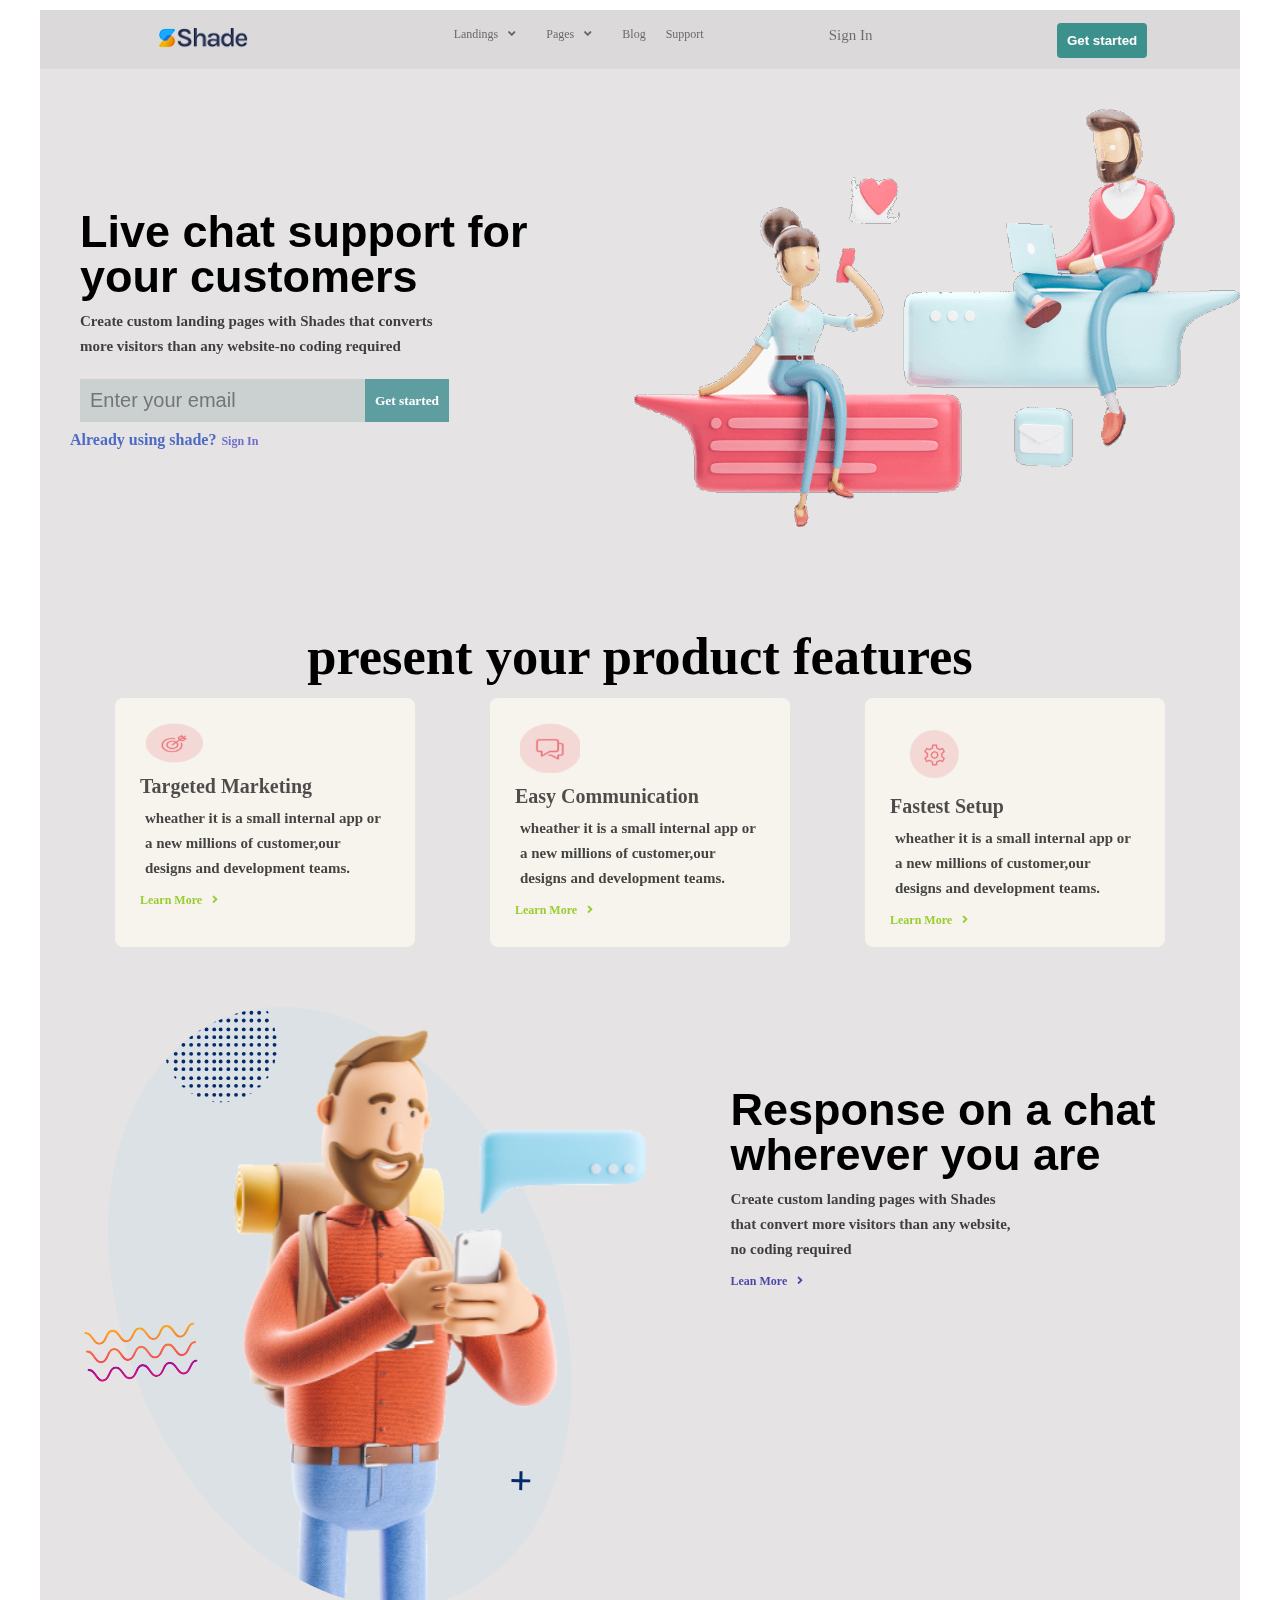
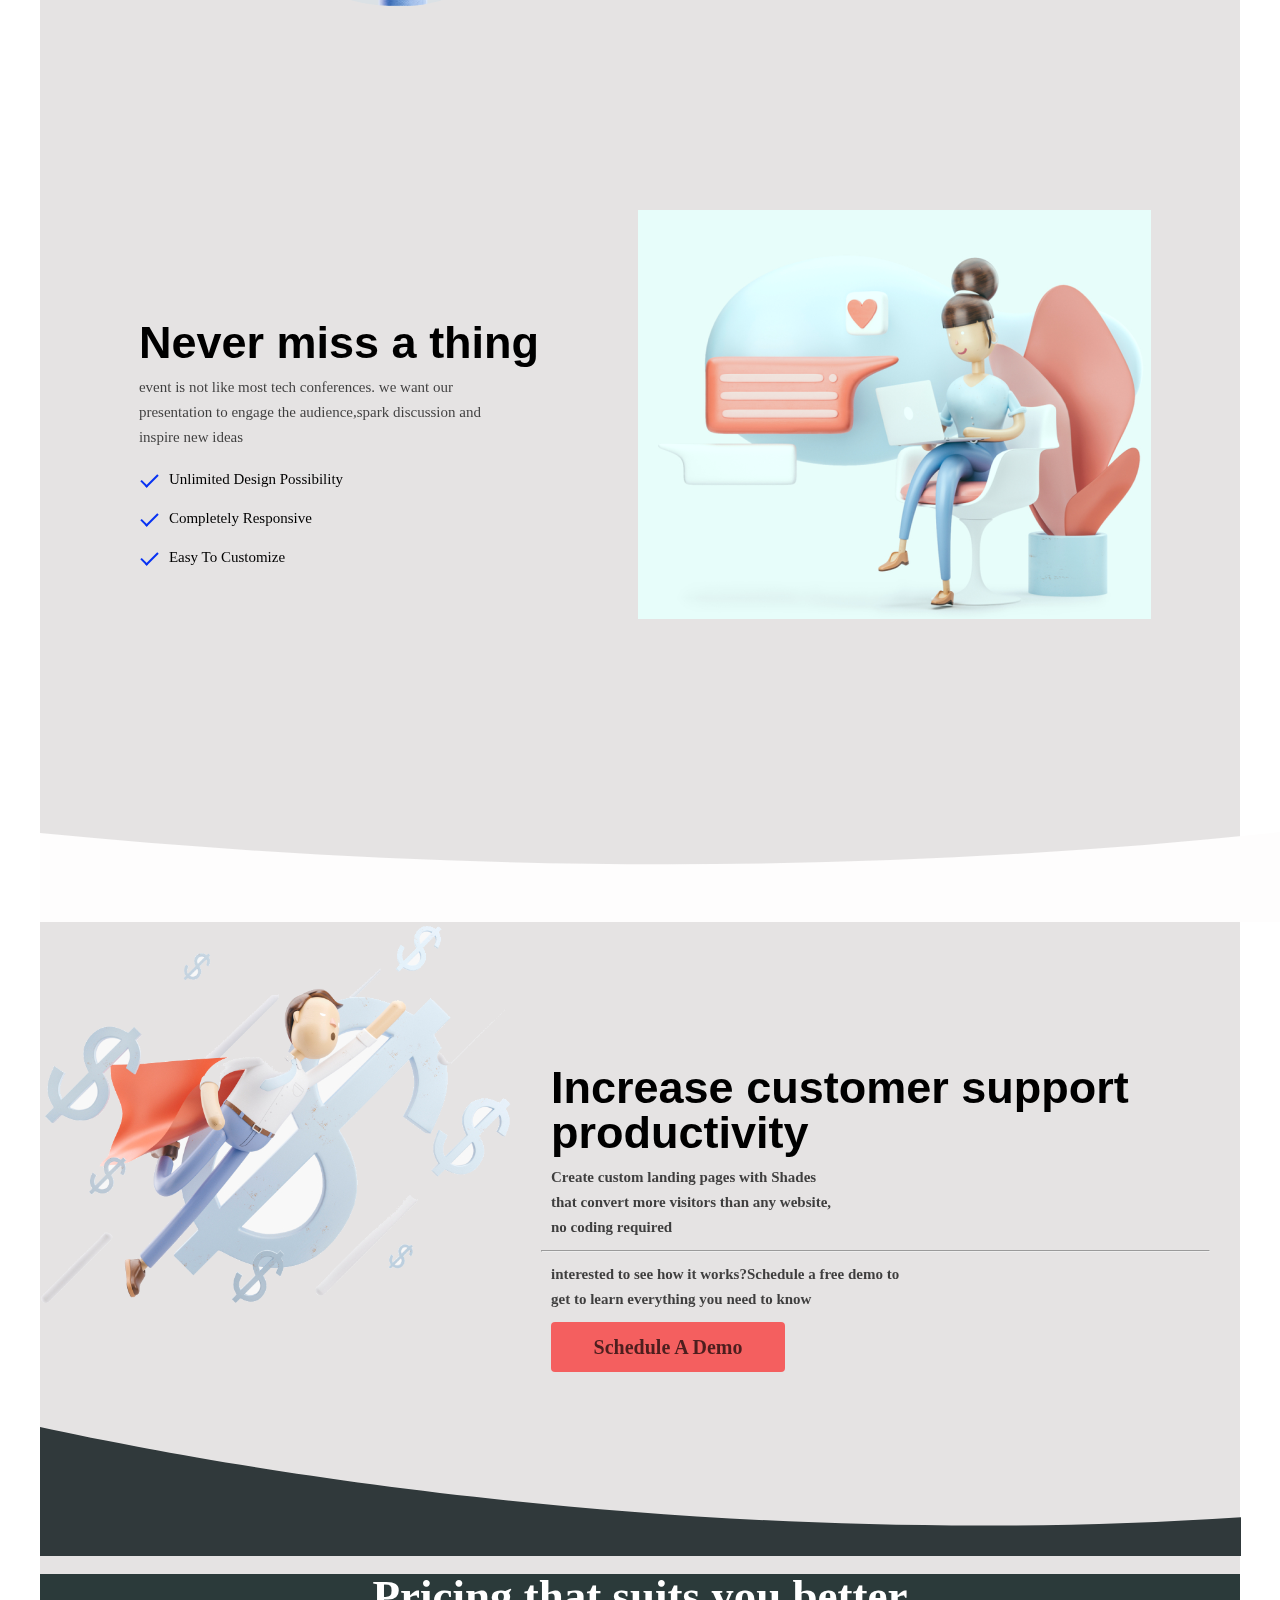
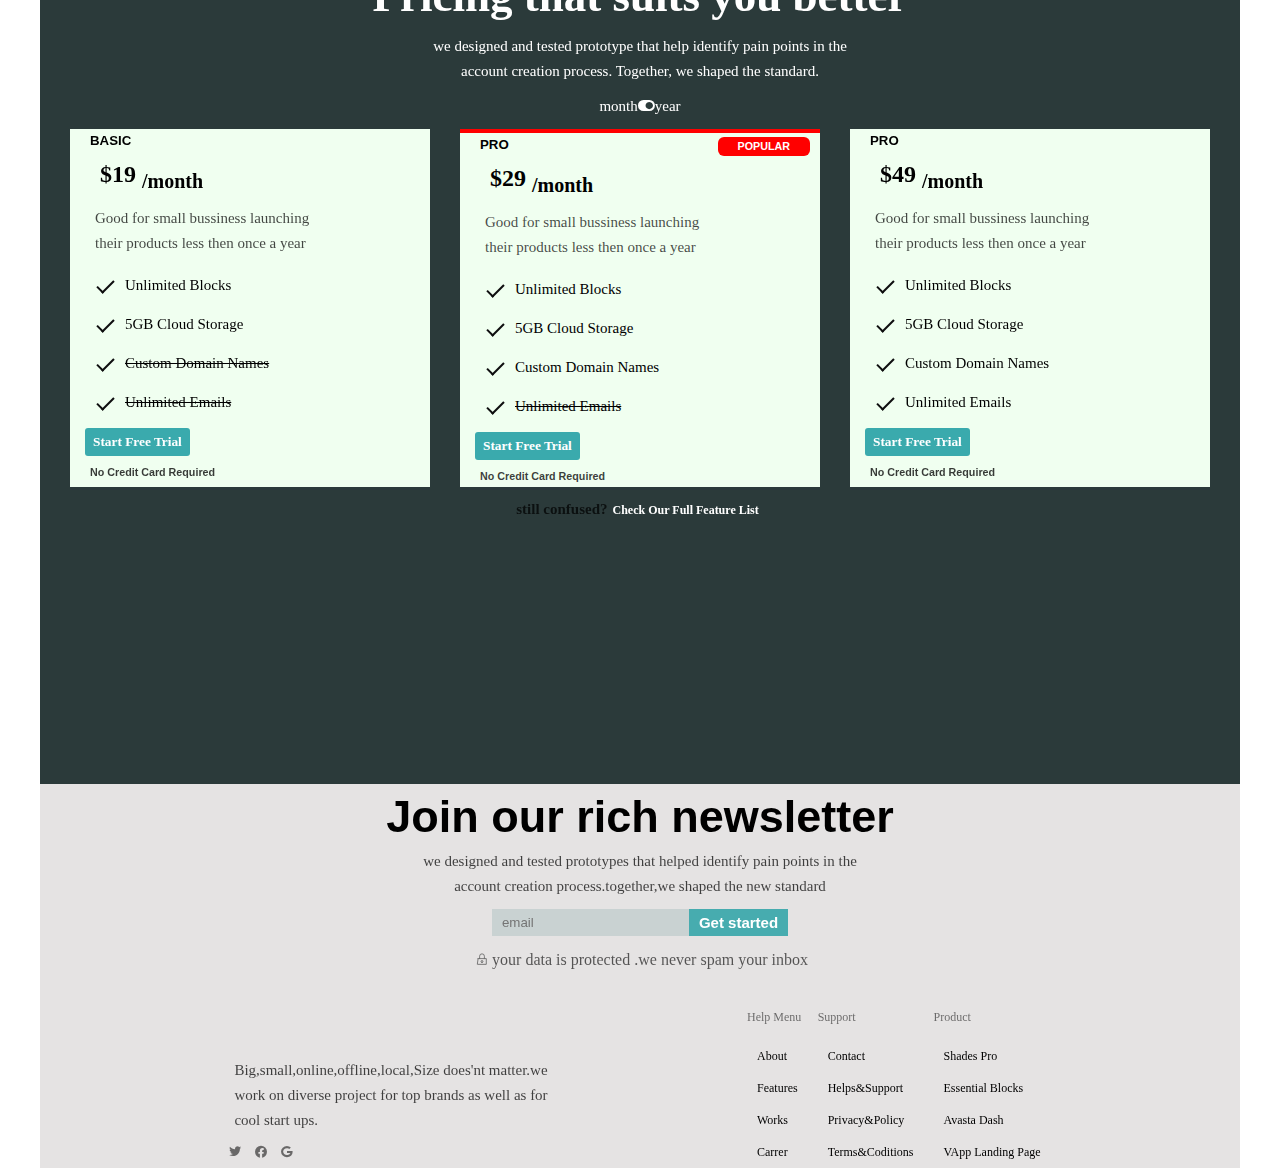
<file: index.html>
<!DOCTYPE html>
<html lang="en">
<head>
    <meta charset="UTF-8">
    <meta http-equiv="X-UA-Compatible" content="IE=edge">
    <meta name="viewport" content="width=device-width, initial-scale=1.0">
    <title>shade</title>
    <link rel="stylesheet" href="./assets/css/main.css">
    <link rel="stylesheet" href="./assets/fonts/css/all.css">

</head>
<body>
            <div class="element-container">
                <header>   
                    <nav class="top-nav">
                       <div class="shade">
                           <a href="index.html">
                               <img src="./assets/image/logo-black.png" alt="" class="logo">
                           </a>
                       </div>
                        <ul>
                             <li><a class="nav-items-1" href="">landings<i class="fas fa-angle-down"></i></a></li>
                            <li><a class="nav-items-2" href="">pages<i class="fas fa-angle-down"></i></a></li>
                            <li><a href="">blog</a></li>
                            <li><a href="">support</a></li>
                            <li><a class="btn-one" href="signin.html">sign in</a></li>
                        </ul>
                        <div class="btn">
                            <input type="submit" value="Get started" class="submit">
                        </div>
                    </nav>
            </header>
           
                <main>
                    <div>
                        <div class="container">
                            <div class="cont-1">
                                <h1>Live chat support for your customers</h1>
                                <p>
                                    Create custom landing pages with Shades that converts 
                                    <br>more visitors than any website-no coding required
                                </p>
                                <div class="cont-2">
                                    <input type="email" name="email" placeholder="Enter your email" class="cont-4">
                                    <input type="submit" name="submit" value="Get started" class="cont-3"> 
                                </div>
                                <span>Already using shade?<a class="span" href="#">Sign in</a></span>
                              </div>      
                            <div>
                                <img src="./assets/image/l1-hero-img.png" alt="content-img2" class="img-4">
                            </div>
                        </div>    
                    </div>

                   <div class="information">
                    <div class="info">
                        <h2>present your product features</h2>
                    </div>
     
                    <div class="container">
                         <div class="flex-1">
                             <a href=""><img src="./assets/image/screen1.jpg" width="60px" height="40px" alt=""></a>
                             <h4>Targeted Marketing</h4>
                             <p>wheather it is a small internal app or a new millions of customer,our designs and 
                                 development teams.</p>
                                 <a href="#">Learn more<i class="fas fa-angle-right"></i></a>
                         </div>
                         <div class="flex-2">
                             <a href=""><img src="./assets/image/screen2.jpg" width="60px" height="50px" alt=""></a>
                             <h4>Easy Communication</h4>
                             <p>wheather it is a small internal app or a new millions of customer,our designs and 
                                 development teams.</p>
                                 <a href="#">Learn more<i class="fas fa-angle-right"></i></a>
                         </div>
     
                         <div class="flex-3">
                            <a href=""><img src="./assets/image/screen.jpg" width="80px" height="60px" alt=""></a>
                            <h4>Fastest Setup</h4>
                            <p>wheather it is a small internal app or a new millions of customer,our designs and 
                                development teams.</p>
                                <a href="#">Learn more<i class="fas fa-angle-right"></i></a>
                         </div>
                    </div>
                       
                   </div>
                    <div class="container">
                        <div>
                            <img src="./assets/image/content-img1.svg" alt="content-img2" class="img-1">
                        </div>
                        <div class="cont-1">
                            <h1>Response on a chat <br> wherever you are</h1>
                            <p>
                                Create custom landing pages with Shades <br> that convert more visitors
                                than any website,<br> no coding required
                            </p>
                          <a class="read-more" href="#">Lean more<i class="fas fa-angle-right"></i></a>
                    </div>  
            </main>

            <div class="view">
                <div class="container-div">
                    <div class="cont-div">
                        <h1>Never miss a thing</h1>
                        <p>event is not like most tech conferences. we want our <br> presentation to 
                             engage the audience,spark discussion and <br>inspire new ideas</p>  
                             
                            <span>
                                <li class="checked">Unlimited design possibility</li>
                                 <li class="checked">Completely responsive</li>
                                 <li class="checked">Easy to customize</li>
                            </span>
                               
                    </div>                      
                       <div>
                        <img src="./assets/image/content-img2.png" alt="content-img2" class="image-1">  
                       </div>                  
                </div>  
                <div>
                    <img src="./assets/image/shape2.svg" height="300px" alt="">
                </div>  
            </div>

            <div>
                <div class="container">
                    <div>
                        <img src="./assets/image/content-img3.svg" alt="content-img2" class="img-2">
                    </div>
                    <div class="cont-1">
                        <h1>Increase customer support productivity</h1>
                        <p>
                            Create custom landing pages with Shades <br> that convert more visitors
                            than any website,<br> no coding required
                            <hr>
                            <p>interested to see how it works?Schedule a free demo to <br> get
                                to learn everything you need to know</p>
                        </p>

                       <div class="demo">
                           <h4>schedule a demo</4>
                       </div>
                       
                </div>    
            </div>
            <img src="./assets/image/price-black-shape.svg" alt="" class="shape">

            <div class="company-features">
                <div class="topic-features">
                    <h2>Pricing that suits you better</h2>
                    <p id="descript">
                        we designed and tested prototype that help identify pain points in the <br>
                        account creation process. Together, we shaped the standard.
                    </p>
                    <p class="icon-items-toggle">month<i class="fas fa-toggle-on"></i></i>year</p>
                </div>
        
                <div class="price">
                    <div class="first-price">
                        <h5>basic</h5>
                        <h2>$19 <sub>/month</sub></h2>
                        <p>Good for small bussiness launching <br>
                        their products less then once a year</p>
        
                        <span>
                            <li class="check">Unlimited Blocks</li>
                            <li class="check">5GB Cloud Storage</li>
                            <li class="check">Custom Domain Names</li>
                            <li class="check">Unlimited Emails</li>
                        </span>
        
                        <button>Start Free Trial</button>
                        <h6>No Credit Card Required</h6>
                    </div>
                    <div class="second-price">
                        <h5>pro</h5>
                        <h6 class="promo">popular</h6>
                        <h2>$29 <sub>/month</sub></h2>
                        <p>Good for small bussiness launching <br>
                        their products less then once a year</p>
        
                        <span>
                            <li class="check">Unlimited Blocks</li>
                            <li class="check">5GB Cloud Storage</li>
                            <li class="check">Custom Domain Names</li>
                            <li class="check">Unlimited Emails</li>
                        </span>
        
                        <button>Start Free Trial</button>
                        <h6>No Credit Card Required</h6>
                    </div>
                    <div class="third-price">
                        <h5>pro</h5>
                        <h2>$49 <sub>/month</sub></h2>
                        <p>Good for small bussiness launching <br>
                        their products less then once a year</p>
        
                        <span>
                            <li class="check">Unlimited Blocks</li>
                            <li class="check">5GB Cloud Storage</li>
                            <li class="check">Custom Domain Names</li>
                            <li class="check">Unlimited Emails</li>
                        </span>
        
                        <button>Start Free Trial</button>
                        <h6>No Credit Card Required</h6>
                    </div>
                </div>
                <span class="span"><p>still confused?<b><a href="#">check our full feature list</a></b></p></span>
               </div>

                  
            <div class="section">
                <div class="first">
                    <h1>Join our rich newsletter</h1>
                    <p>we designed and tested prototypes that helped identify pain points
                        in the <br> account creation process.together,we shaped the new standard
                    </p>
                    <div class="item-input">
                        <input type="email" name="email" placeholder="email" class="email">
                    <input type="submit" name="submit" value="Get started" class="input-1"><br>
                    </div><br>
                    <span class="security"><img src="./assets/image/lock.svg" width="20px" height="12px" alt="">your data is protected
                    .we never spam your inbox</span>
                </div>
            </div>
            <div class="main">

            <div class="para">
                <p>
                    Big,small,online,offline,local,Size does'nt matter.we <br>work on diverse project
                    for top brands as well as for <br> cool start ups.
                </p>
                <div class="icon-link">
                    <a href="#"><i class="fab fa-twitter"></i></a>
                    <a href="#"><i class="fab fa-facebook"></i></a>
                    <a href="#"><i class="fab fa-google"></i></a>
                </div>
            </div>
                 
                        <div class="flex"> 
                            <div>
                                <a class="top-link" href="">Help menu</a><br><br>
                            <div class="menu">
                                    <li><a href="">about</a></li>
                                    <li><a href="">features</a></li>
                                    <li><a href="">works</a></li>
                                    <li><a href="">carrer</a></li>
                            </div>
                            </div>

                            <div>
                                <a class="top-link" href="">Support</a><br><br>
                            <div class="support">
                                    <li><a href="">contact</a></li>
                                    <li><a href="">helps&support</a></li>
                                    <li><a href="">privacy&policy</a></li>
                                    <li><a href="">terms&coditions</a></li>                                   
                            </div>
                            </div>

                            <div>
                                <a class="top-link" href="">Product</a><br><br>
                            <div class="product">
                                    <li><a href="">shades pro</a></li>
                                    <li><a href="">essential blocks</a></li>
                                    <li><a href="">avasta Dash</a></li>
                                    <li><a href="">vApp landing page</a></li>
                            </div>
                            </div>                                                                                        
                        </div>
            </div>
            
                            
    
                
            </div>
              
</body>
</html>
</file>
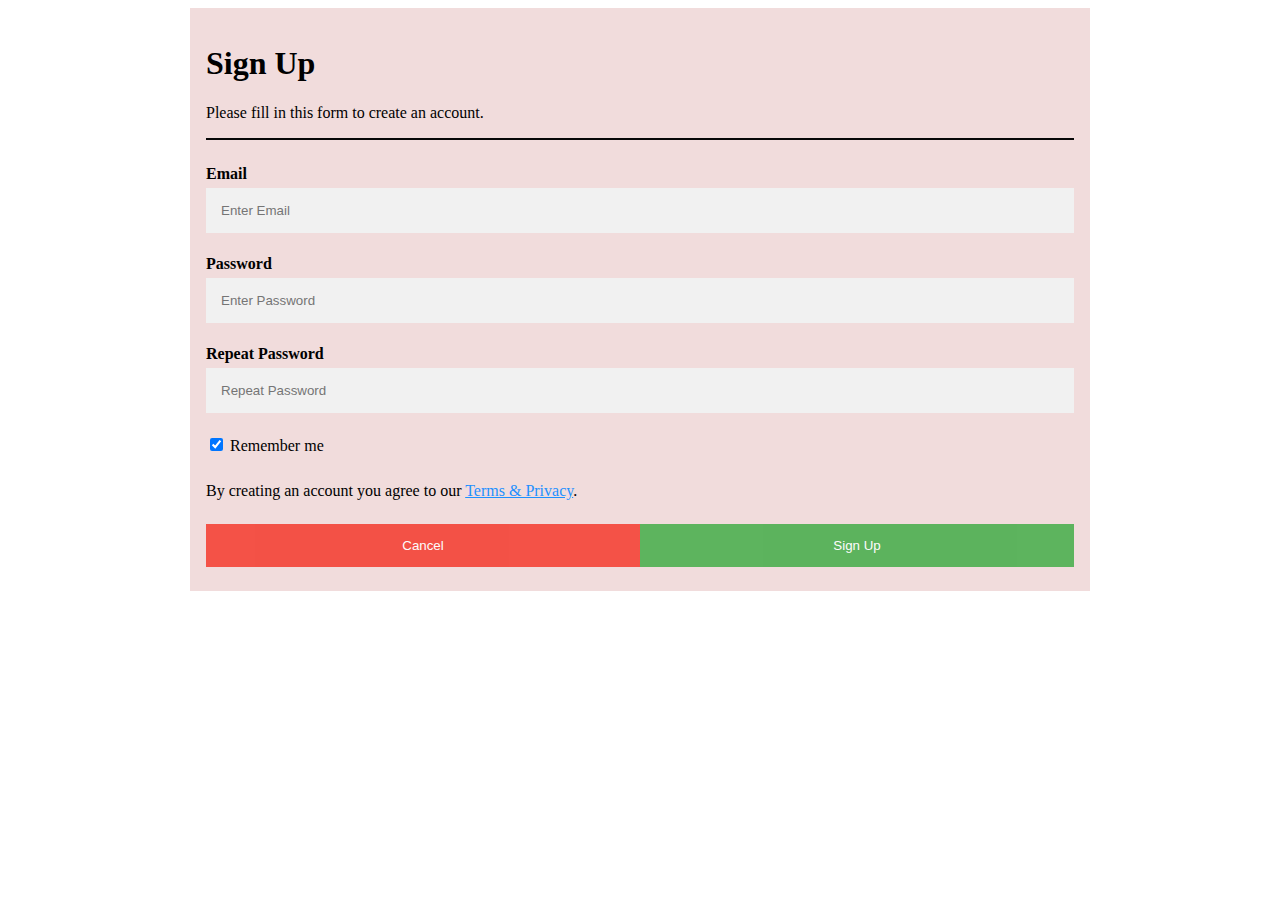
<file: signin.html>
<html lang="en">
<head>
    <meta charset="UTF-8">
    <meta http-equiv="X-UA-Compatible" content="IE=edge">
    <meta name="viewport" content="width=device-width, initial-scale=1.0">
    <title>signup page</title>
    <link rel="stylesheet" href="./assets/css/signin.css">
</head>
<body>
   <div class="element-container">
    <form>
        <div class="container">
          <h1>Sign Up</h1>
          <p>Please fill in this form to create an account.</p>
          <hr>
      
          <label for="email"><b>Email</b></label>
          <input type="text" placeholder="Enter Email" name="email" required>
      
          <label for="psw"><b>Password</b></label>
          <input type="password" placeholder="Enter Password" name="psw" required>
      
          <label for="psw-repeat"><b>Repeat Password</b></label>
          <input type="password" placeholder="Repeat Password" name="psw-repeat" required>
      
          <label>
            <input type="checkbox" checked="checked" name="remember" style="margin-bottom:15px"> Remember me
          </label>
      
          <p>By creating an account you agree to our <a href="#" style="color:dodgerblue">Terms & Privacy</a>.</p>
      
          <div class="clearfix">
            <button type="button" class="cancelbtn">Cancel</button>
            <button type="submit" class="signupbtn">Sign Up</button>
          </div>
        </div>
      </form>
   </div>
    
</body>
</html>
</file>
<file: assets/css/main.css>
*{
    padding: 0;
    margin: 0;
    box-sizing: border-box;
}

.element-container{
    max-width: 1200px;
    margin: auto;
    background: rgba(199, 196, 196, 0.466);
}

html,
body{
    line-height: 1.0;
    overflow-x: hidden;
}

.logo{
    height: 20px;
    margin: 10px;
    padding: 0px 10px;
}

header{
    padding: 8px;
    background: rgba(88, 86, 86, 0.068);
    margin-top: 10px;
}

.top-nav {
  display: flex;
  justify-content: space-around;
}

ul{
    display: flex;
}

li,a{
    padding: 10px 5px;
    text-decoration: none;
    list-style-type: none;
    color: rgba(0, 0, 0, 0.541);
    font-family: serif;
    font-size: 12px;
    text-transform: capitalize;
}

.btn-one{
    margin-left: 100px;
    padding: 5px 10px;
    font-size: 15px;
    color: rgba(0, 0, 0, 0.5);
   font-family: serif;
   outline: none;
}

.submit{
    margin-top: 5px;
    padding: 10px 10px;
    background: rgb(61, 145, 140);
    color: white;
    border: none;
    cursor: pointer;
    outline: none;
    border-radius: 4px;
    font-weight: bold;
    font-family: -apple-system, BlinkMacSystemFont, 'Segoe UI', Roboto, Oxygen, 
    Ubuntu, Cantarell, 'Open Sans', 'Helvetica Neue', sans-serif;
}

.nav-items-1 i{
    margin: 0px 10px;
}

.nav-items-2 i{
    margin: 0px 10px;
}

.read-more i{
    margin: 0px 10px;
}

.icon-items-toggle{
    color: white;
    font-family: serif;
}
.cont-1{
     margin-top: 100px;
     padding: 30px;
}

.cont-2{
    display: flex;
    padding: 10px 10px;
}

.cont-2 input{
    padding: 10px 10px;
    border: none;
    outline: none;
}

.cont-3{
    background: cadetblue;
    font-weight: bold;
    font-family: serif;
    color: white;
    cursor: pointer;
    padding: 0px 20px;
}

.cont-4{
    background: rgba(27, 75, 77, 0.13);
    font-size: 20px;
}

.cont-4:focus{
    color: white;
}

span{
    font-family: serif;
    color: rgba(50, 84, 194, 0.849);
}

.span{
    color: rgba(47, 47, 194, 0.658);
}

.container{
    display: flex;
    justify-content: space-evenly;
}

.container{
    display: flex;
    font-weight: bold;
    font-family: serif;
    
}

.container i{
    margin: 0px 10px;
}

.container-div{
    display: flex;
   justify-content: space-evenly;
   margin-top: 200px;
}

.information{
    margin-top: 100px;
}

.info{
    text-align: center;   
    font-size: 35px;
}

.flex-1{
    background: rgba(255, 253, 243, 0.644);
    padding: 20px;
    border-radius: 8px;
    width: 25%;
}

.flex-1 img{
    margin: 5px;
    mix-blend-mode: multiply;
}

.flex-1 a{
    color: yellowgreen;
}

.flex-2{
    background:  rgba(255, 253, 243, 0.644);
    padding: 20px;
    border-radius: 8px;
    width: 25%;
  
}

.flex-2 a{
    color: yellowgreen;
}

.flex-2 img{
    margin: 5px;
    mix-blend-mode: multiply;
}

.flex-3{
    background:  rgba(255, 253, 243, 0.644);
    padding: 20px;
    border-radius: 8px;
    width: 25%;
}

.flex-3 a{
    color: yellowgreen;
}

.flex-3 img{
    margin: 5px;
    mix-blend-mode: multiply;
}



.container{
   display: flex;
   justify-content: space-evenly;
}

.img-1{
   height: 600px;
   margin-top: 60px;
}

.img-4{
    margin-top: 40px;
}

h2{
    margin: 15px;
    font-family: serif;
}

h1{
   font-size: 45px;
   font-family: sans-serif;
   font-weight: bold;
   margin: 10px;
}

p{
   font-family: serif;
   color: rgba(0, 0, 0, 0.726);
   font-size: 15px;
   margin: 10px;
   line-height: 25px;
}

.read-more{
   color: rgba(3, 3, 145, 0.699);
   margin: 5px;
   font-size: 12px;
   font-weight: bold;
   font-family: serif;
}

.demo{
    margin: 10px;
    border-radius: 4px;
    background: rgba(255, 0, 0, 0.582);
    color: white;
    width: 35%;
    text-align: center;
    padding: 10px;
    text-transform: capitalize;
    cursor: pointer;
}

.shape{
   height: 144.5px;
}

.cont-div{
    margin-top: 100px;
}

.main{
    display: flex;
    justify-content: space-evenly;
}

.flex{
    display: flex;
}

.section{
    margin-top: 10px;
    text-align: center;
}

.main{
    margin-top: 40px;
}

.item-input{
    display: flex;
    justify-content: center;
}

.email{
    border: none;
    outline: none;
    background: rgba(139, 172, 172, 0.315);
    padding: 5px 10px;
}

.input-1{
    border: none;
    outline: none;
    background: rgb(71, 172, 175);
    color: white;
    font-family: -apple-system, BlinkMacSystemFont, 'Segoe UI', Roboto, 
    Oxygen, Ubuntu, Cantarell, 'Open Sans', 'Helvetica Neue', sans-serif;
    font-weight: bold;
    font-size: 15px;
    padding: 5px 10px;
    cursor: pointer;
}

.security{
    color: rgba(0, 0, 0, 0.637);
    font-family: serif;
}

span li {
    cursor: pointer;
    position: relative;
    padding: 12px 8px 12px 40px;
    list-style-type: none;
    font-size: 18px;
}


span li.checked {
    color: rgb(0, 0, 0);
  }
  

  span li.checked::before {
    content: '';
    position: absolute;
    border-color: rgb(7, 50, 243);
    border-style: solid;
    border-width: 0 2px 2px 0;
    top: 10px;
    left: 16px;
    transform: rotate(45deg);
    height: 15px;
    width: 7px;
  }

  .topic-features{
      margin-top: 10px;
      font-family: serif;
      font-size: 30px;
    color: white;
    text-align: center;
}

.price{
    display: flex;
    justify-content: space-evenly;
}

.company-features{
    background: rgb(43, 58, 58);
    height: 90vh;
}

.first-price{
    background: honeydew;
    padding-left: 15px;
    width: 30%;

}

.second-price{
    border-top: 4px solid red;
    background: honeydew;
    padding-left: 15px;
    width: 30%;
    position: relative;

}

.promo{
    position: absolute;
    right: 0px;
    top: 0;
    background: red;
    color: white;
    border-radius: 6px;
    padding: 4px 20px;
    margin: 4px 10px;
    text-align: center;
    text-transform: uppercase;
    cursor: pointer;
}

.third-price{
    background: honeydew;
    width: 30%;
    padding-left: 15px;
}

.para{
    margin-top: 40px;
}

button{
    background: rgb(58, 170, 173);
    color: white;
    font-weight: bold;
    font-family: serif;
    outline: none;
    border: none;
    border-radius: 3px;
    padding: 6px 8px;
    margin-top: 6px;
    margin-bottom: 6px;
    cursor: pointer;
}

#descript{
    color: white;
    font-family: serif;
    font-size: 15px;
}

span li.check {
    color: rgb(0, 0, 0);
  }

  .first-price span li:nth-child(3){
    text-decoration: line-through;
  }

  .first-price span li:nth-child(4){
    text-decoration: line-through;
  }

.third-price span li:nth-child(3){
    text-decoration: none;
}

.third-price span li:nth-child(4){
    text-decoration: none;
}

.second-price span li:nth-child(3){
    text-decoration: none;
}

.second-price span li:nth-child(4){
    text-decoration: line-through;
}
  

  span li.check::before {
    content: '';
    position: absolute;
    border-color: rgb(14, 14, 15);
    border-style: solid;
    border-width: 0 2px 2px 0;
    top: 10px;
    left: 16px;
    transform: rotate(45deg);
    height: 15px;
    width: 7px;
  }

  span li{
      font-size: 15px;
      font-family: serif;
      color: rgba(0, 0, 0, 0.281);
  }

  .span{
      text-align: center;
      font-family: serif;
      font-weight: bold;
  }

  .span a{
      color: white;
      font-family: serif;
  }

  h3{
      font-weight: bold;
      font-family: serif;
      text-transform: uppercase;
  }

  h4{
      font-family: serif;
      margin: 5px;
      color: rgba(0, 0, 0, 0.685);
      font-size: 20px;
      font-weight: bold;
  }

  h5{
      margin: 5px;
      font-weight: bold;
      text-transform: uppercase;
      font-family: -apple-system, BlinkMacSystemFont, 'Segoe UI', Roboto, 
      Oxygen, Ubuntu, Cantarell, 'Open Sans', 'Helvetica Neue', sans-serif;
  }

  h6{
      margin: 5px;
      font-family: -apple-system, BlinkMacSystemFont, 'Segoe UI', 
      Roboto, Oxygen, Ubuntu, Cantarell, 'Open Sans', 'Helvetica Neue', sans-serif;
      font-weight: bold;
      color: rgba(0, 0, 0, 0.774);
  }

  .support a{
      color: black;
      font-family: serif;
      margin: 5px;
      text-transform: capitalize; 
  }

  .menu a{
    color: black;
    font-family: serif;
    margin: 5px;
    text-transform: capitalize;
}

.product a{
    color: black;
    font-family: serif;
    margin: 5px;
    text-transform: capitalize;
}
</file>
<file: assets/css/signin.css>
* {box-sizing: border-box}
      
.element-container{
    max-width: 900px;
    margin: auto;
}

form{
    background: rgba(209, 140, 140, 0.301);
}

        input[type=text], input[type=password] {
        width: 100%;
        padding: 15px;
        margin: 5px 0 22px 0;
        display: inline-block;
        border: none;
        background: #f1f1f1;
      }
      
      input[type=text]:focus, input[type=password]:focus {
        background-color: #ddd;
        outline: none;
      }
      
      hr {
        border: 1px solid #070707;
        margin-bottom: 25px;
      }
      
      
      button {
        background-color: #4CAF50;
        color: white;
        padding: 14px 20px;
        margin: 8px 0;
        border: none;
        outline: none;
        cursor: pointer;
        width: 100%;
        opacity: 0.9;
      }
      
      button:hover {
        opacity:1;
      }
      
     
      .cancelbtn {
        padding: 14px 20px;
        background-color: #f44336;
      }
      
     
      .cancelbtn, .signupbtn {
        float: left;
        width: 50%;
      }
      
      
      .container {
        padding: 16px;
      }
      
      
      .clearfix::after {
        content: "";
        clear: both;
        display: table;
      }
      
      
      @media screen and (max-width: 300px) {
        .cancelbtn, .signupbtn {
          width: 100%;
          background: rgb(209, 209, 209);
        }
      }
</file>
